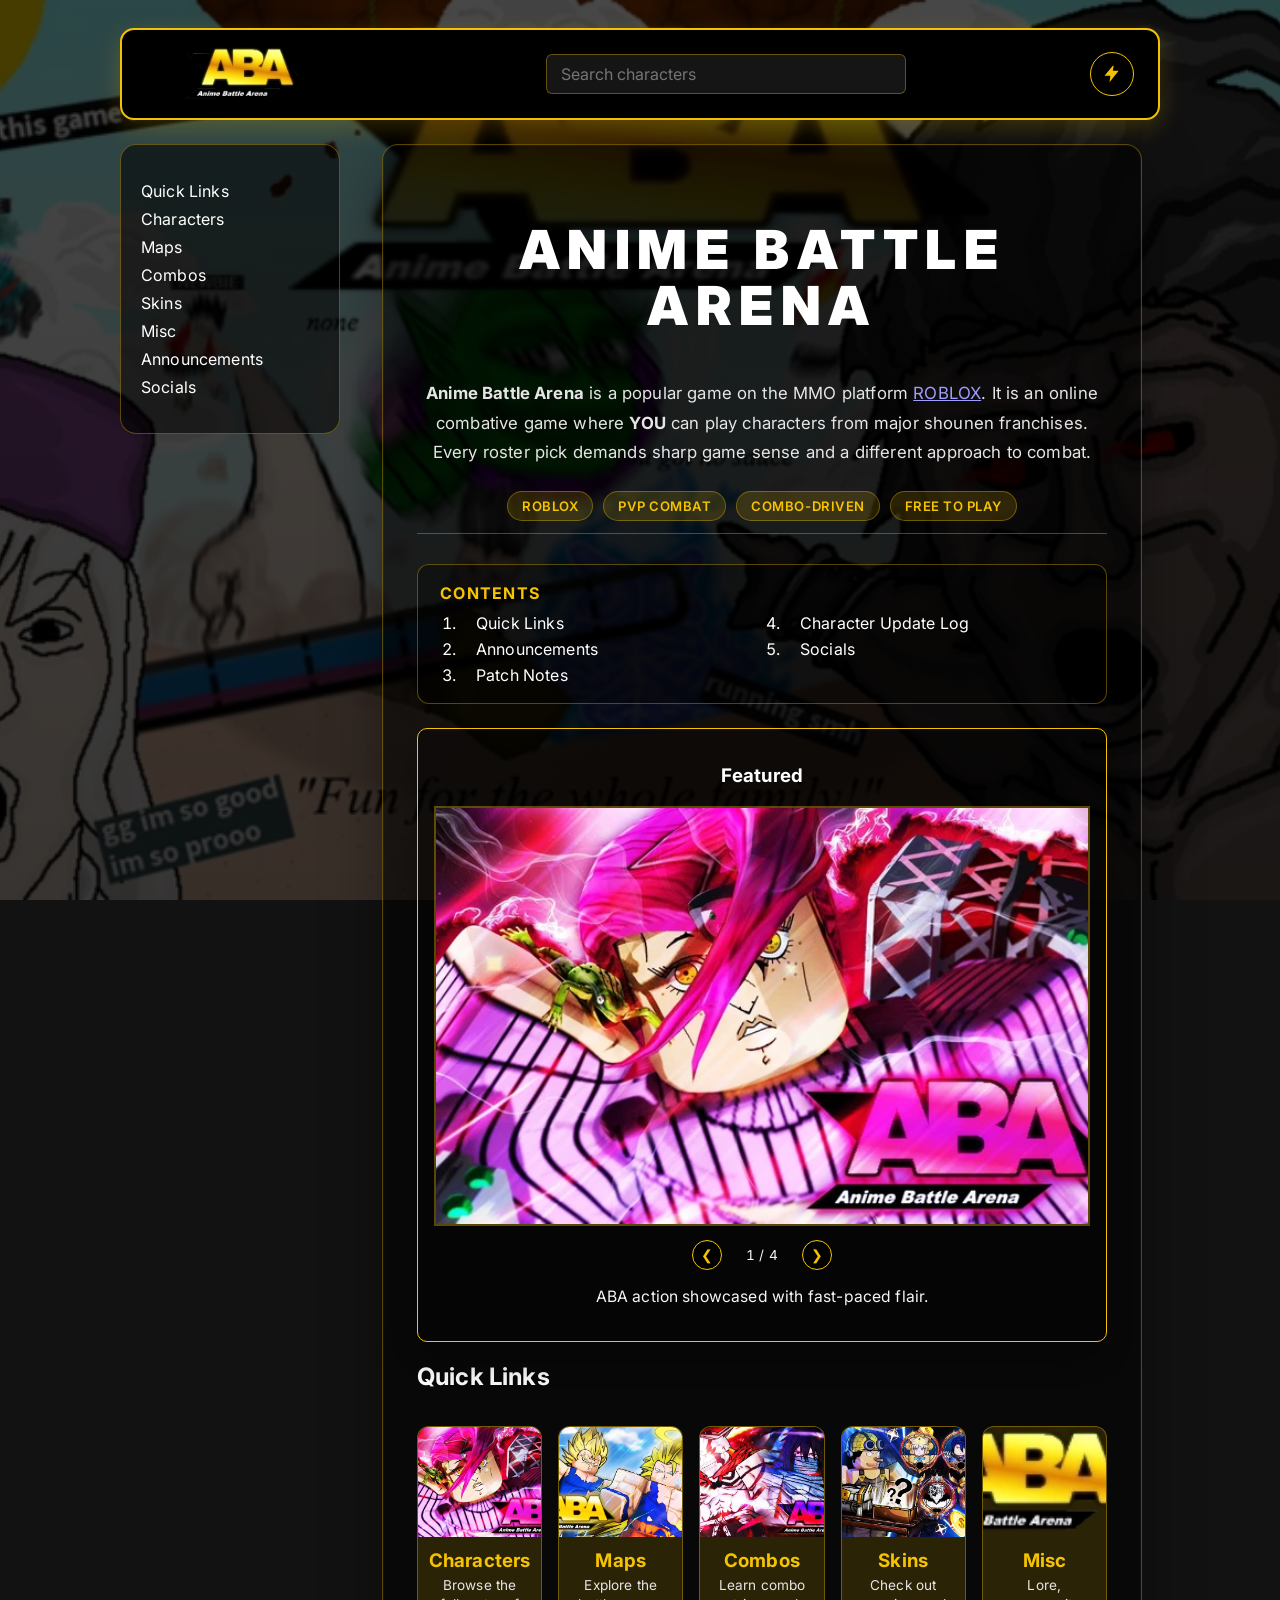
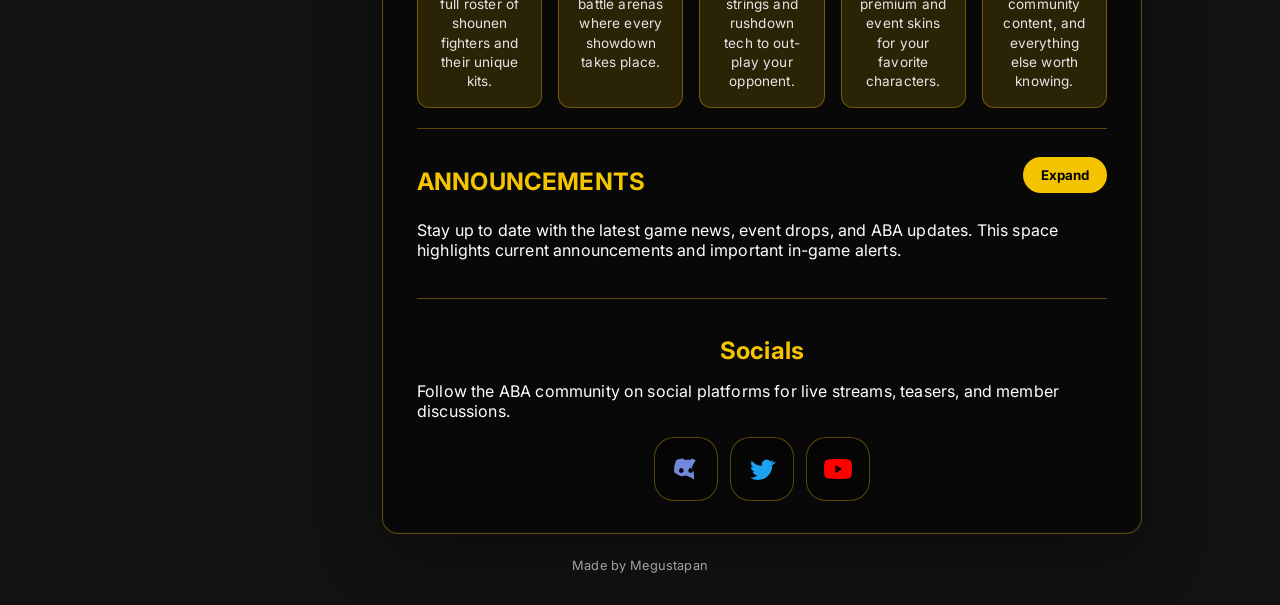
<file: index.html>
<!DOCTYPE html>
<html lang="en">
<head>
    <meta charset="UTF-8">
    <meta name="viewport" content="width=device-width, initial-scale=1.0">
    <title>ABA Wiki | Anime Battle Arena</title>
    <link rel="preconnect" href="https://fonts.googleapis.com">
    <link rel="preconnect" href="https://fonts.gstatic.com" crossorigin>
    <link href="https://fonts.googleapis.com/css2?family=Inter:wght@400;500;600;700&display=swap" rel="stylesheet">
    <link rel="stylesheet" href="css.css">
</head>
<body>
    <div class="loader" id="loader">
        <div class="loader-ring">
            <img class="loader-logo" src="images/site-logo.png" alt="ABA Wiki logo" onerror="this.onerror=null; this.src='https://static.wikia.nocookie.net/animebattlearenaaba/images/e/e6/Site-logo.png/revision/latest?cb=20210628140132'">
        </div>
        <p class="loader-text">Loading<span class="loader-dots"><span>.</span><span>.</span><span>.</span></span></p>
        <div class="loader-bar"><span class="loader-bar-fill"></span></div>
    </div>

    <div class="page">
        <header class="topbar">
            <div class="brand">
                <img src="images/site-logo.png" alt="ABA Wiki logo" onerror="this.onerror=null; this.src='https://static.wikia.nocookie.net/animebattlearenaaba/images/e/e6/Site-logo.png/revision/latest?cb=20210628140132'">
            </div>
            <div class="hotbar" id="hotbar">
                <button class="hotbar-label" id="info-toggle" aria-expanded="false" aria-controls="info-menu" aria-label="Open menu">
                    <svg class="hotbar-icon" viewBox="0 0 24 24" width="20" height="20" aria-hidden="true"><path fill="currentColor" d="M13 2 3 14h7l-1 8 11-14h-7l1-6z"/></svg>
                </button>
                <div class="hotbar-menu" id="info-menu">
                    <a href="characters.html">Characters</a>
                    <a href="maps.html">Maps</a>
                    <a href="combos.html">Combos</a>
                    <a href="skins.html">Skins</a>
                    <a href="#misc">Misc</a>
                </div>
            </div>
            <div class="topbar-info" id="topbar-info">
                <a href="characters.html">Characters</a>
                <a href="maps.html">Maps</a>
                <a href="combos.html">Combos</a>
                <a href="skins.html">Skins</a>
                <a href="#misc">Misc</a>
                <button class="info-close" id="info-close" aria-label="Close info menu">
                    <svg viewBox="0 0 24 24" width="16" height="16" aria-hidden="true"><path fill="currentColor" d="M18.3 5.71 12 12.01l6.3 6.3-1.42 1.41L10.59 13.4l-6.3 6.3-1.41-1.41 6.3-6.3-6.3-6.3L4.29 4.3l6.3 6.3 6.3-6.3z"/></svg>
                </button>
            </div>
        </header>

        <main class="layout">
            <aside class="sidebar">
                <ul>
                    <li><a href="#quick-links">Quick Links</a></li>
                    <li><a href="characters.html">Characters</a></li>
                    <li><a href="maps.html">Maps</a></li>
                    <li><a href="combos.html">Combos</a></li>
                    <li><a href="skins.html">Skins</a></li>
                    <li><a href="#misc">Misc</a></li>
                    <li><a href="#announcements">Announcements</a></li>
                    <li><a href="#socials">Socials</a></li>
                </ul>
            </aside>

            <section class="content">
                <div class="hero">
                    <h1>Anime Battle Arena</h1>
                    <p class="intro"><strong>Anime Battle Arena</strong> is a popular game on the MMO platform <a href="https://en.wikipedia.org/wiki/ROBLOX" target="_blank" rel="noopener noreferrer">ROBLOX</a>. It is an online combative game where <strong>YOU</strong> can play characters from major shounen franchises. Every roster pick demands sharp game sense and a different approach to combat.</p>
                    <div class="tag-row">
                        <span class="tag">Roblox</span>
                        <span class="tag">PvP Combat</span>
                        <span class="tag">Combo-Driven</span>
                        <span class="tag">Free to Play</span>
                    </div>
                </div>

                <nav class="toc" aria-label="Table of contents">
                    <h2>Contents</h2>
                    <ol>
                        <li><a href="#quick-links">Quick Links</a></li>
                        <li><a href="#announcements">Announcements</a></li>
                        <li><a href="#patch-notes">Patch Notes</a></li>
                        <li><a href="#character-update-log">Character Update Log</a></li>
                        <li><a href="#socials">Socials</a></li>
                    </ol>
                </nav>

                <div class="card card-image">
                    <h3>Featured</h3>
                    <a href="https://www.roblox.com/games/544009576/Anime-Battle-Arena" target="_blank" rel="noopener noreferrer">
                        <img id="featured-image" src="images/featured-2v1.jpg" alt="Anime Battle Arena featured character showcase" onerror="this.onerror=null; this.src='https://static.wikia.nocookie.net/animebattlearenaaba/images/0/0c/2V1.jpg/revision/latest/scale-to-width-down/670?cb=20210406024101'">
                    </a>
                    <div class="carousel-controls">
                        <button class="carousel-btn" data-direction="prev" aria-label="Previous image">&#10094;</button>
                        <span class="carousel-counter" id="carousel-counter" aria-live="polite">1 / 4</span>
                        <button class="carousel-btn" data-direction="next" aria-label="Next image">&#10095;</button>
                    </div>
                    <p id="featured-caption">Kaido Rush, the explosive striker known for blazing combos and fearless rushdowns.</p>
                </div>

                <section id="quick-links">
                    <div class="section-header">
                        <h2>Quick Links</h2>
                    </div>
                    <div class="quick-links-grid">
                        <a href="characters.html" class="quick-link-card">
                            <img src="images/featured-2v1.jpg" alt="Characters roster artwork" onerror="this.onerror=null; this.src='https://static.wikia.nocookie.net/animebattlearenaaba/images/0/0c/2V1.jpg/revision/latest/scale-to-width-down/670?cb=20210406024101'">
                            <h3>Characters</h3>
                            <p>Browse the full roster of shounen fighters and their unique kits.</p>
                        </a>
                        <a href="maps.html" class="quick-link-card">
                            <img src="images/featured-fightstronger.jpeg" alt="Arena map artwork" onerror="this.onerror=null; this.src='https://static.wikia.nocookie.net/animebattlearenaaba/images/1/1d/FightAndBeStronger.jpeg/revision/latest/scale-to-width-down/670?cb=20210406022102'">
                            <h3>Maps</h3>
                            <p>Explore the battle arenas where every showdown takes place.</p>
                        </a>
                        <a id="combos" href="combos.html" class="quick-link-card">
                            <img src="images/featured-saiga.jpeg" alt="Combo showcase artwork" onerror="this.onerror=null; this.src='https://static.wikia.nocookie.net/animebattlearenaaba/images/8/87/SaigaNoGetsugaro.jpeg/revision/latest/scale-to-width-down/670?cb=20210512005411'">
                            <h3>Combos</h3>
                            <p>Learn combo strings and rushdown tech to out-play your opponent.</p>
                        </a>
                        <a id="skins" href="skins.html" class="quick-link-card">
                            <img src="images/featured-3000robux.jpeg" alt="Skin showcase artwork" onerror="this.onerror=null; this.src='https://static.wikia.nocookie.net/animebattlearenaaba/images/2/2d/3000ROBUXSKIN.jpeg/revision/latest/scale-to-width-down/670?cb=20210606031339'">
                            <h3>Skins</h3>
                            <p>Check out premium and event skins for your favorite characters.</p>
                        </a>
                        <div id="misc" class="quick-link-card">
                            <img src="images/site-logo.png" alt="ABA Wiki logo" onerror="this.onerror=null; this.src='https://static.wikia.nocookie.net/animebattlearenaaba/images/e/e6/Site-logo.png/revision/latest?cb=20210628140132'">
                            <h3>Misc</h3>
                            <p>Lore, community content, and everything else worth knowing.</p>
                        </div>
                    </div>
                </section>

                <article id="announcements">
                    <div class="section-header">
                        <h2>ANNOUNCEMENTS</h2>
                        <button class="expand-button" id="announcements-toggle" type="button">Expand</button>
                    </div>
                    <p>Stay up to date with the latest game news, event drops, and ABA updates. This space highlights current announcements and important in-game alerts.</p>
                </article>

                <article id="patch-notes" class="hidden-section">
                    <h2>Patch Notes</h2>
                    <p>Read the newest balance changes, bug fixes, and gameplay tweaks released in the latest update. ABA patch notes keep the community informed about every fight-ready adjustment.</p>
                </article>

                <article id="character-update-log" class="hidden-section">
                    <h2>Character Update Log</h2>
                    <p>Track the newest character arrivals, skill reworks, and roster shifts. This log shows the ongoing evolution of fighters in Anime Battle Arena.</p>
                </article>

                <article id="socials">
                    <h2>Socials</h2>
                    <p>Follow the ABA community on social platforms for live streams, teasers, and member discussions.</p>
                    <div class="social-links">
                        <a href="https://discord.gg/your-invite" target="_blank" rel="noopener noreferrer" aria-label="Discord">
                            <svg viewBox="0 0 24 24" width="28" height="28" aria-hidden="true"><path fill="#7289da" d="M20.317 4.369A19.791 19.791 0 0016.637 3c-.211.354-.451.818-.617 1.181-1.88-.282-3.694-.282-5.5 0-.166-.363-.406-.827-.617-1.181A19.771 19.771 0 003.683 4.37C2.03 8.02 1.46 11.582 1.957 15.06c2.118 1.58 4.182 2.57 6.18 3.2 1.05-.143 2.089-.36 3.09-.64.12-.047.236-.09.347-.135.336.118.67.23 1.005.335 2.003.63 4.067 1.62 6.184 3.2.5-3.48-.073-7.04-1.728-10.69zM8.02 15.5c-1.077 0-1.95-.988-1.95-2.204 0-1.215.873-2.204 1.95-2.204 1.077 0 1.95.989 1.95 2.204 0 1.216-.873 2.204-1.95 2.204zm7.96 0c-1.077 0-1.95-.988-1.95-2.204 0-1.215.873-2.204 1.95-2.204 1.077 0 1.95.989 1.95 2.204 0 1.216-.873 2.204-1.95 2.204z"/></svg>
                        </a>
                        <a href="https://twitter.com/yourhandle" target="_blank" rel="noopener noreferrer" aria-label="Twitter">
                            <svg viewBox="0 0 24 24" aria-hidden="true"><path fill="#1da1f2" d="M22.46 6c-.77.35-1.6.58-2.47.69a4.3 4.3 0 0 0 1.88-2.38 8.58 8.58 0 0 1-2.72 1.04 4.27 4.27 0 0 0-7.27 3.9A12.13 12.13 0 0 1 3.15 4.9a4.27 4.27 0 0 0 1.32 5.7 4.24 4.24 0 0 1-1.93-.53v.05a4.27 4.27 0 0 0 3.42 4.19 4.27 4.27 0 0 1-1.92.07 4.27 4.27 0 0 0 3.99 2.96A8.56 8.56 0 0 1 2 19.54a12.08 12.08 0 0 0 6.55 1.92c7.86 0 12.16-6.52 12.16-12.17 0-.19 0-.39-.01-.58A8.7 8.7 0 0 0 24 5.5a8.52 8.52 0 0 1-2.54.7z"/></svg>
                        </a>
                        <a href="https://www.youtube.com/" target="_blank" rel="noopener noreferrer" aria-label="YouTube">
                            <svg viewBox="0 0 24 24" aria-hidden="true"><path fill="#ff0000" d="M23.5 6.2a2.95 2.95 0 0 0-2.08-2.1C19.18 3.5 12 3.5 12 3.5s-7.18 0-9.42.6A2.95 2.95 0 0 0 .5 6.2 30.01 30.01 0 0 0 0 12a30.01 30.01 0 0 0 .5 5.8 2.95 2.95 0 0 0 2.08 2.1c2.24.6 9.42.6 9.42.6s7.18 0 9.42-.6a2.95 2.95 0 0 0 2.08-2.1A30.01 30.01 0 0 0 24 12a30.01 30.01 0 0 0-.5-5.8zM9.77 15.54V8.46L15.27 12l-5.5 3.54z"/></svg>
                        </a>
                    </div>
                </article>
            </section>
        </main>
        <footer class="site-credit">Made by Megustapan</footer>
    </div>

    <script type="module" src="js/main.js"></script>
</body>
</html>
</file>
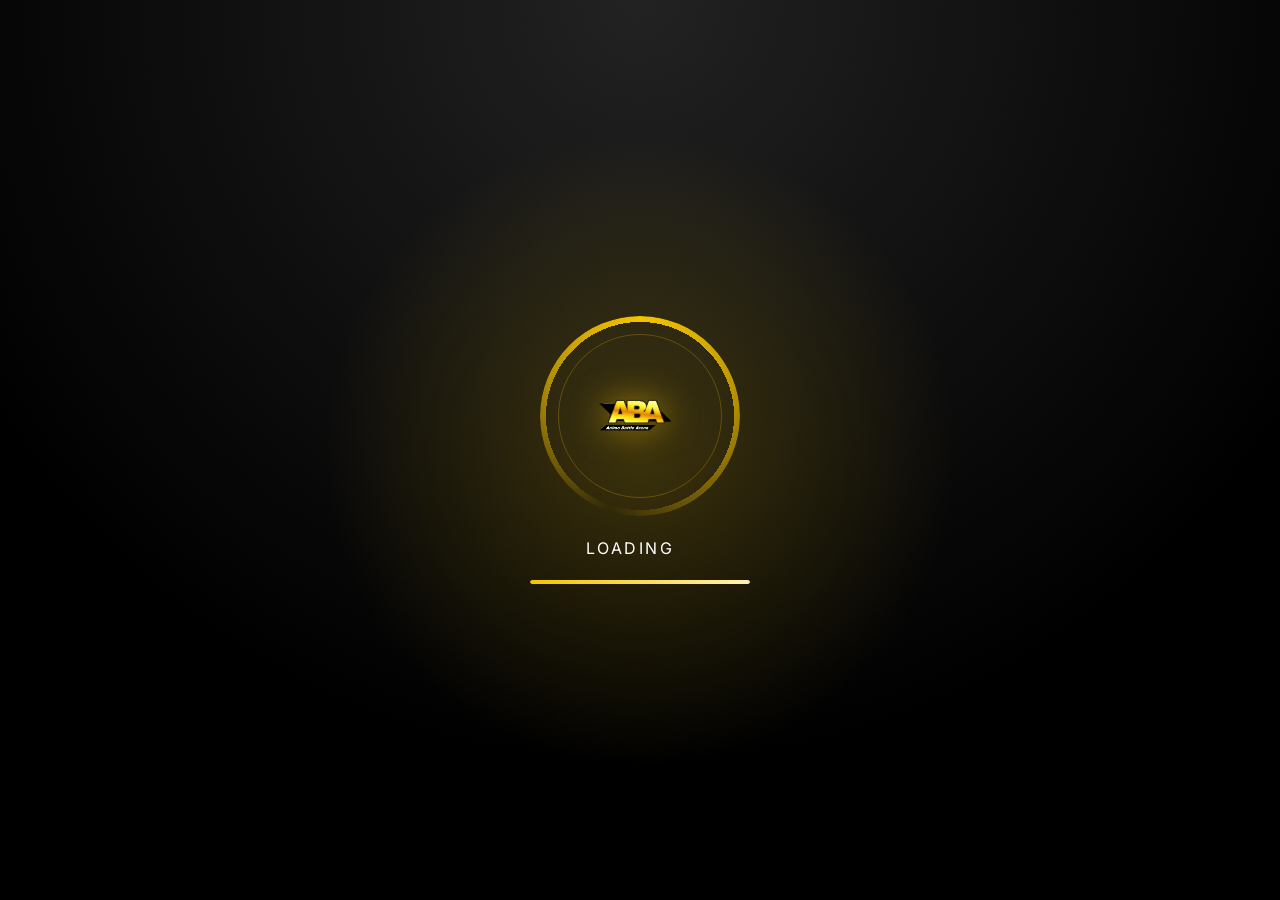
<file: character.html>
<!DOCTYPE html>
<html lang="en">
<head>
    <meta charset="UTF-8">
    <meta name="viewport" content="width=device-width, initial-scale=1.0">
    <title>Character Profile | ABA Wiki</title>
    <link rel="preconnect" href="https://fonts.googleapis.com">
    <link rel="preconnect" href="https://fonts.gstatic.com" crossorigin>
    <link href="https://fonts.googleapis.com/css2?family=Inter:wght@400;500;600;700&display=swap" rel="stylesheet">
    <link rel="stylesheet" href="css.css">
</head>
<body>
    <div class="loader" id="loader">
        <div class="loader-ring"><img class="loader-logo" src="images/site-logo.png" alt="ABA Wiki logo" onerror="this.onerror=null; this.src='https://static.wikia.nocookie.net/animebattlearenaaba/images/e/e6/Site-logo.png/revision/latest?cb=20210628140132'"></div>
        <p class="loader-text">Loading<span class="loader-dots"><span>.</span><span>.</span><span>.</span></span></p>
        <div class="loader-bar"><span class="loader-bar-fill"></span></div>
    </div>

    <div class="page">
        <header class="topbar">
            <div class="brand"><a href="index.html"><img src="images/site-logo.png" alt="ABA Wiki logo" onerror="this.onerror=null; this.src='https://static.wikia.nocookie.net/animebattlearenaaba/images/e/e6/Site-logo.png/revision/latest?cb=20210628140132'"></a></div>
            <div class="hotbar" id="hotbar">
                <button class="hotbar-label" id="info-toggle" aria-expanded="false" aria-controls="info-menu" aria-label="Open menu"><svg class="hotbar-icon" viewBox="0 0 24 24" width="20" height="20" aria-hidden="true"><path fill="currentColor" d="M13 2 3 14h7l-1 8 11-14h-7l1-6z"/></svg></button>
                <div class="hotbar-menu" id="info-menu"><a href="characters.html">Characters</a><a href="maps.html">Maps</a><a href="combos.html">Combos</a><a href="skins.html">Skins</a></div>
            </div>
            <div class="topbar-info" id="topbar-info">
                <a href="characters.html">Characters</a><a href="maps.html">Maps</a><a href="combos.html">Combos</a><a href="skins.html">Skins</a>
                <button class="info-close" id="info-close" aria-label="Close info menu"><svg viewBox="0 0 24 24" width="16" height="16" aria-hidden="true"><path fill="currentColor" d="M18.3 5.71 12 12.01l6.3 6.3-1.42 1.41L10.59 13.4l-6.3 6.3-1.41-1.41 6.3-6.3-6.3-6.3L4.29 4.3l6.3 6.3 6.3-6.3z"/></svg></button>
            </div>
        </header>

        <main class="layout">
            <aside class="sidebar">
                <ul>
                    <li><a href="characters.html">All Characters</a></li>
                    <li><a href="#profile">Profile</a></li>
                    <li><a href="#moves">Moveset</a></li>
                    <li><a href="skins.html">Skin Library</a></li>
                    <li id="skins-nav" hidden><a href="#skins">Skins</a></li>
                    <li><a href="#details">Wiki Details</a></li>
                </ul>
            </aside>

            <section class="content character-profile" id="profile" aria-live="polite">
                <a class="back-link" href="characters.html">← Character Rosters</a>
                <div class="profile-loading" id="profile-loading">Loading character profile...</div>
                <div id="profile-content" hidden>
                    <header class="profile-hero">
                        <img id="profile-image" alt="">
                        <div>
                            <p class="eyebrow">Anime Battle Arena</p>
                            <h1 id="profile-name"></h1>
                            <p class="intro" id="profile-summary"></p>
                            <a class="profile-source" id="profile-source" target="_blank" rel="noopener noreferrer">View official ABA Wiki article ↗</a>
                        </div>
                    </header>

                    <section id="details" class="profile-panel">
                        <div class="section-header"><h2>Character Details</h2></div>
                        <dl class="profile-details" id="profile-details"></dl>
                    </section>

                    <section id="moves" class="profile-panel">
                        <div class="section-header"><h2>Moveset</h2></div>
                        <div class="move-list" id="move-list"></div>
                    </section>

                    <section id="skins" class="profile-panel" hidden>
                        <div class="section-header"><h2>Skins</h2></div>
                        <div class="skin-grid" id="skin-grid"></div>
                    </section>
                </div>
                <div class="profile-error" id="profile-error" hidden>
                    <h1>Character not found</h1>
                    <p>Return to the roster and select a character to open their ABA profile.</p>
                    <a class="profile-source" href="characters.html">Browse characters</a>
                </div>
            </section>
        </main>
        <footer class="site-credit">Made by Megustapan</footer>
    </div>

    <div class="move-viewer" id="move-viewer" hidden role="dialog" aria-modal="true" aria-labelledby="move-viewer-title">
        <button class="move-viewer-close" id="move-viewer-close" type="button" aria-label="Close move preview">&times;</button>
        <figure class="move-viewer-content">
            <img id="move-viewer-image" alt="">
            <figcaption id="move-viewer-title"></figcaption>
        </figure>
    </div>

    <script type="module" src="js/main.js?v=profile-parser-5"></script>
</body>
</html>
</file>
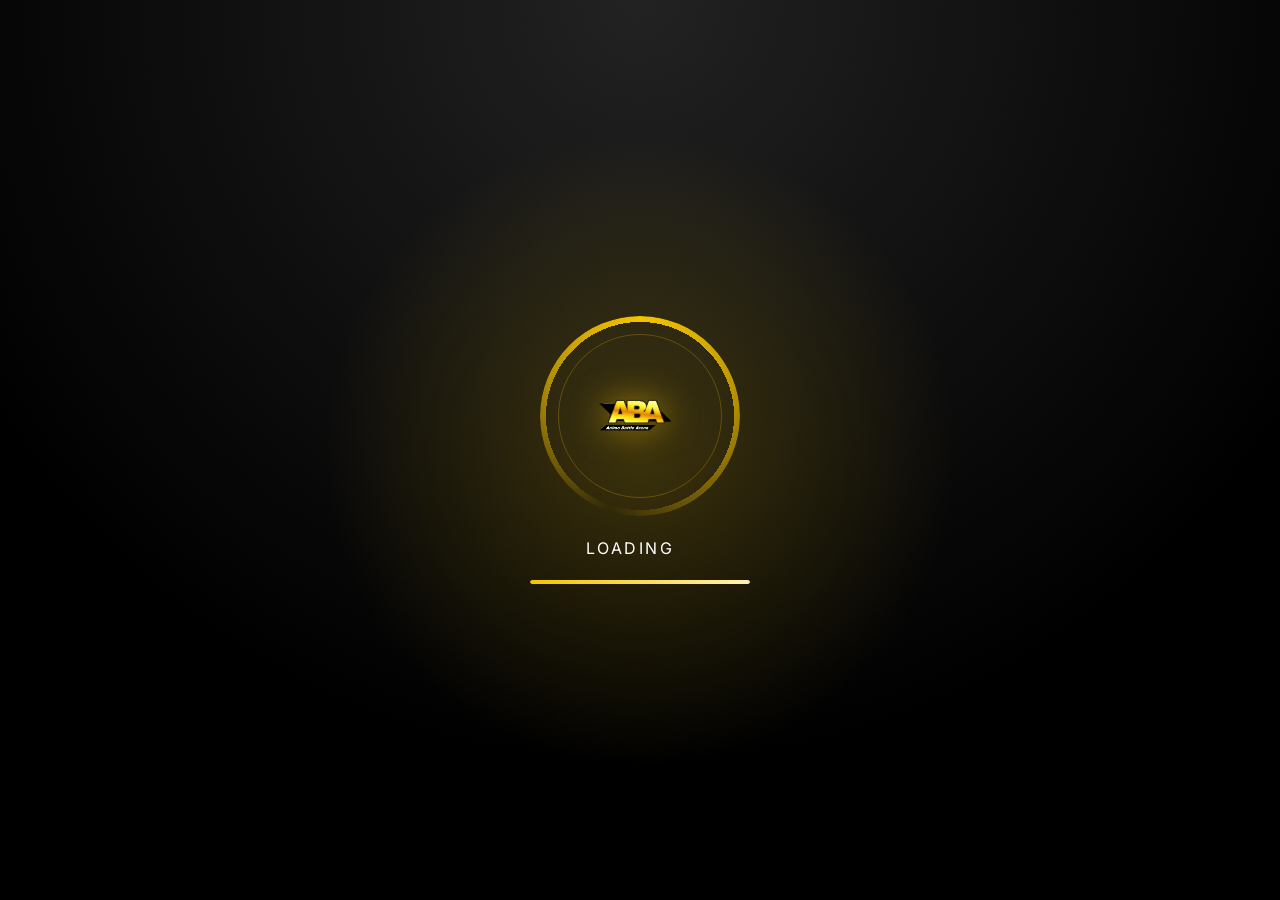
<file: map.html>
<!DOCTYPE html>
<html lang="en">
<head>
    <meta charset="UTF-8">
    <meta name="viewport" content="width=device-width, initial-scale=1.0">
    <title>Map Profile | ABA Wiki</title>
    <link rel="preconnect" href="https://fonts.googleapis.com">
    <link rel="preconnect" href="https://fonts.gstatic.com" crossorigin>
    <link href="https://fonts.googleapis.com/css2?family=Inter:wght@400;500;600;700&display=swap" rel="stylesheet">
    <link rel="stylesheet" href="css.css">
</head>
<body>
    <div class="loader" id="loader">
        <div class="loader-ring"><img class="loader-logo" src="images/site-logo.png" alt="ABA Wiki logo" onerror="this.onerror=null; this.src='https://static.wikia.nocookie.net/animebattlearenaaba/images/e/e6/Site-logo.png/revision/latest?cb=20210628140132'"></div>
        <p class="loader-text">Loading<span class="loader-dots"><span>.</span><span>.</span><span>.</span></span></p>
        <div class="loader-bar"><span class="loader-bar-fill"></span></div>
    </div>

    <div class="page">
        <header class="topbar">
            <div class="brand"><a href="index.html"><img src="images/site-logo.png" alt="ABA Wiki logo" onerror="this.onerror=null; this.src='https://static.wikia.nocookie.net/animebattlearenaaba/images/e/e6/Site-logo.png/revision/latest?cb=20210628140132'"></a></div>
            <div class="hotbar" id="hotbar">
                <button class="hotbar-label" id="info-toggle" aria-expanded="false" aria-controls="info-menu" aria-label="Open menu"><svg class="hotbar-icon" viewBox="0 0 24 24" width="20" height="20" aria-hidden="true"><path fill="currentColor" d="M13 2 3 14h7l-1 8 11-14h-7l1-6z"/></svg></button>
                <div class="hotbar-menu" id="info-menu"><a href="characters.html">Characters</a><a href="maps.html">Maps</a><a href="combos.html">Combos</a><a href="skins.html">Skins</a></div>
            </div>
            <div class="topbar-info" id="topbar-info">
                <a href="characters.html">Characters</a><a href="maps.html">Maps</a><a href="combos.html">Combos</a><a href="skins.html">Skins</a>
                <button class="info-close" id="info-close" aria-label="Close info menu"><svg viewBox="0 0 24 24" width="16" height="16" aria-hidden="true"><path fill="currentColor" d="M18.3 5.71 12 12.01l6.3 6.3-1.42 1.41L10.59 13.4l-6.3 6.3-1.41-1.41 6.3-6.3-6.3-6.3L4.29 4.3l6.3 6.3 6.3-6.3z"/></svg></button>
            </div>
        </header>

        <main class="layout">
            <aside class="sidebar">
                <ul>
                    <li><a href="maps.html">All Maps</a></li>
                    <li><a href="#profile">Profile</a></li>
                    <li id="map-sections-nav" hidden><a href="#map-sections">Wiki Details</a></li>
                </ul>
            </aside>

            <section class="content map-profile" id="profile" aria-live="polite">
                <a class="back-link" href="maps.html">&larr; ABA Maps</a>
                <div class="profile-loading" id="map-loading">Loading map profile...</div>
                <div id="map-content" hidden>
                    <header class="profile-hero map-profile-hero">
                        <img id="map-image" alt="">
                        <div>
                            <p class="eyebrow">Anime Battle Arena Map</p>
                            <h1 id="map-name"></h1>
                            <p class="intro" id="map-summary"></p>
                            <a class="profile-source" id="map-source" target="_blank" rel="noopener noreferrer">View official ABA Wiki article &nearr;</a>
                        </div>
                    </header>
                    <section id="map-sections" class="profile-panel" hidden>
                        <div class="section-header"><h2>Map Details</h2></div>
                        <div id="map-section-list"></div>
                    </section>
                </div>
                <div class="profile-error" id="map-error" hidden>
                    <h1>Map not found</h1>
                    <p>Return to the maps page and select an available ABA map.</p>
                    <a class="profile-source" href="maps.html">Browse maps</a>
                </div>
            </section>
        </main>
        <footer class="site-credit">Made by Megustapan</footer>
    </div>

    <script type="module" src="js/main.js"></script>
</body>
</html>
</file>
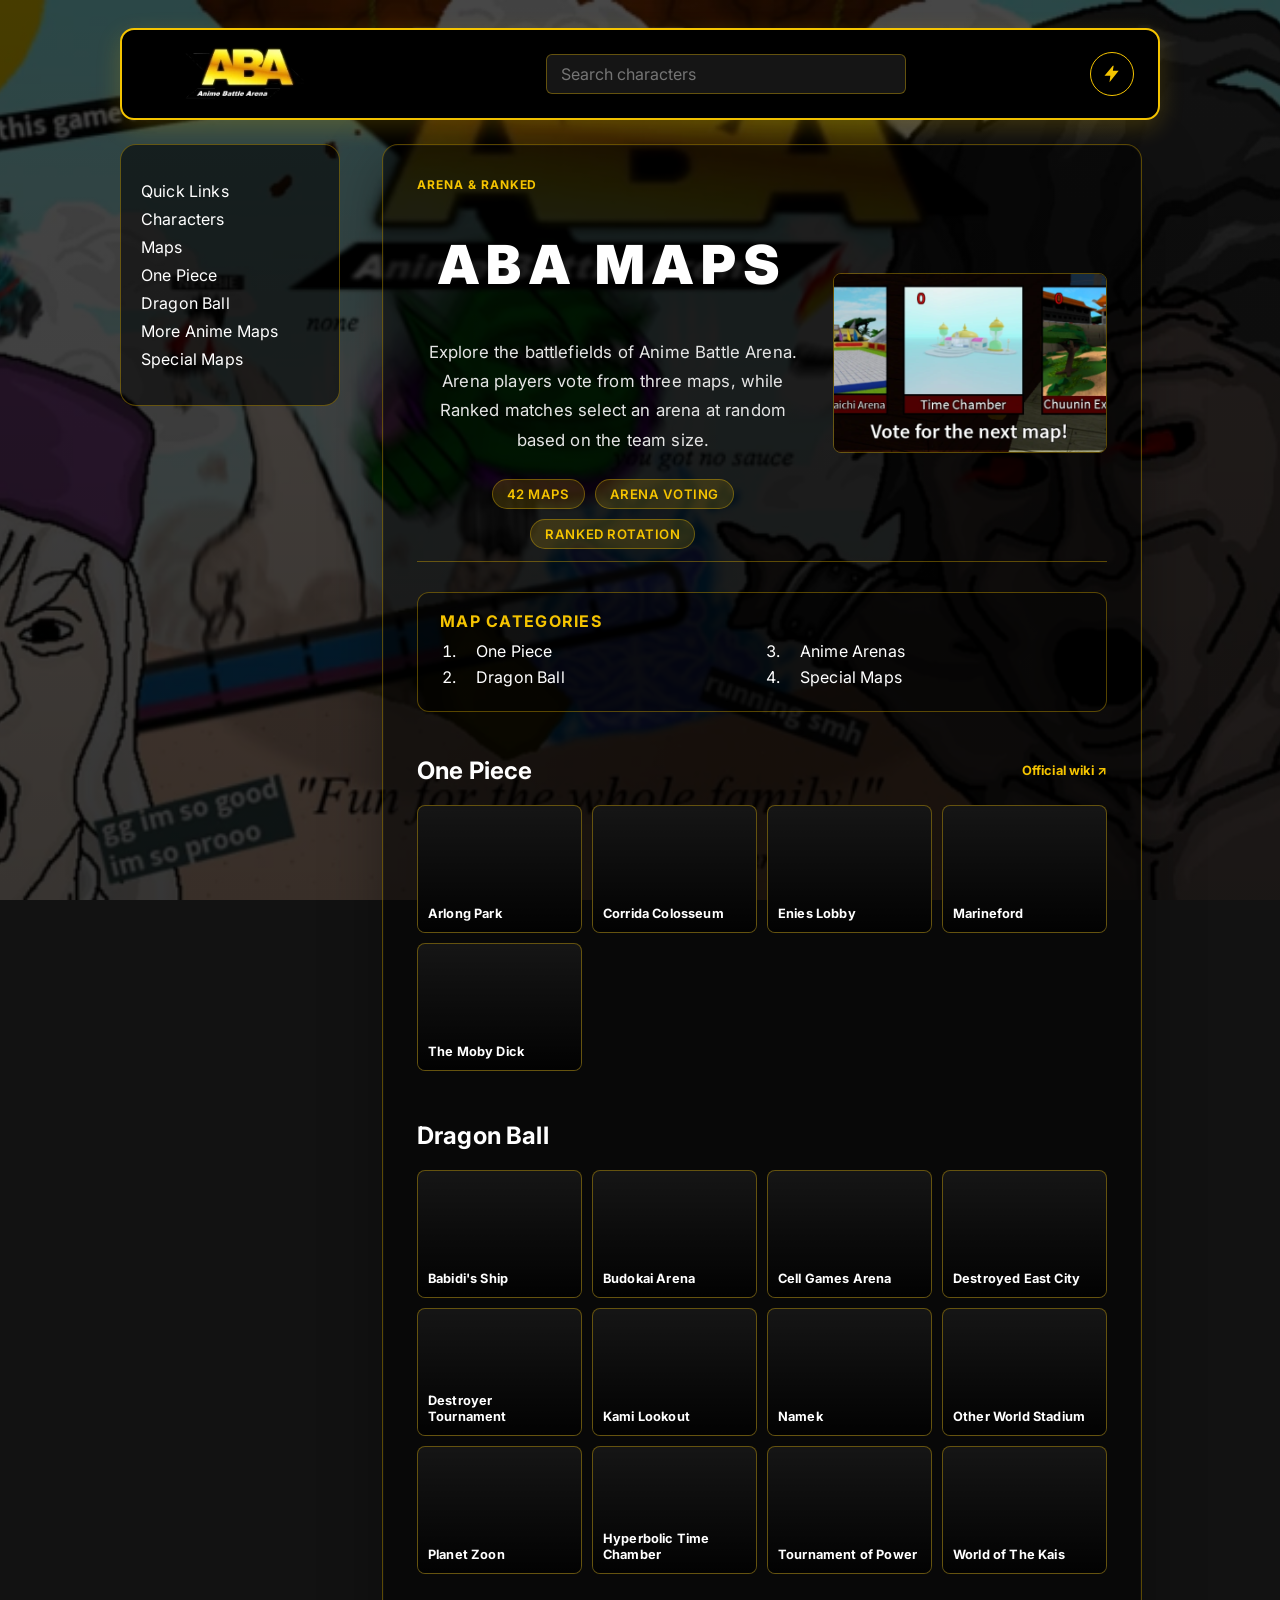
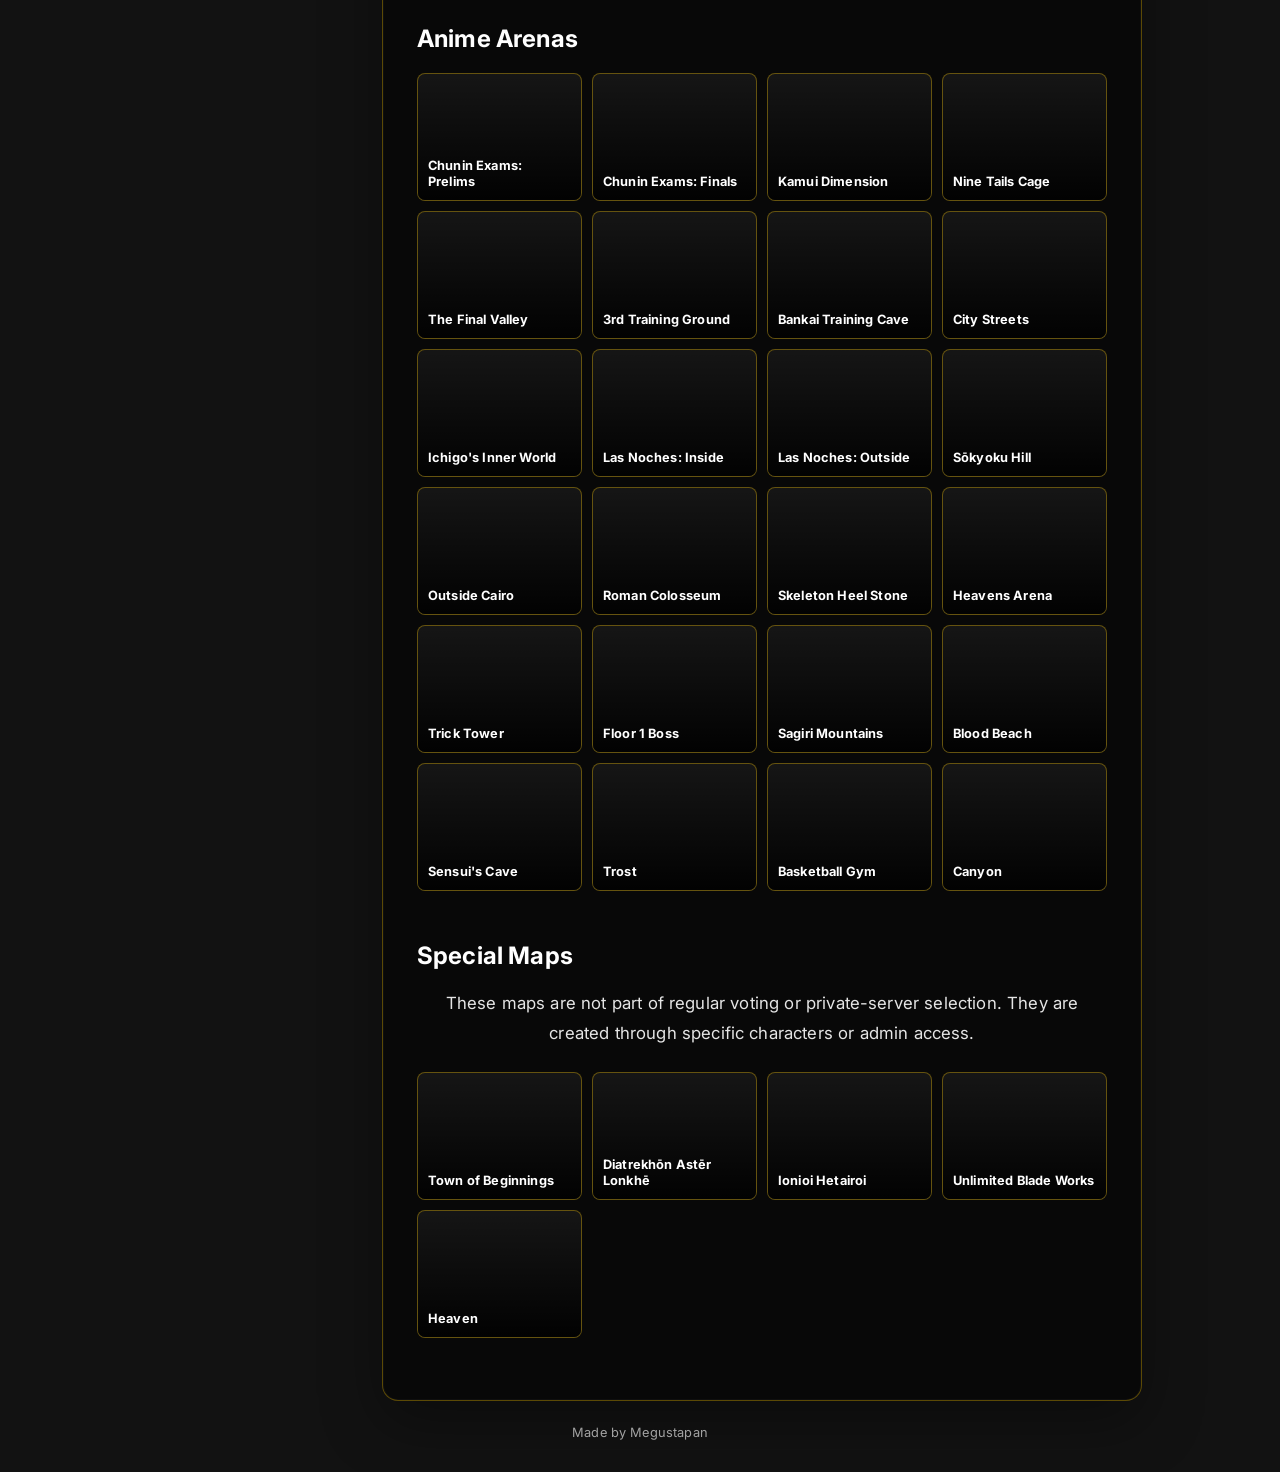
<file: maps.html>
<!DOCTYPE html>
<html lang="en">
<head>
    <meta charset="UTF-8">
    <meta name="viewport" content="width=device-width, initial-scale=1.0">
    <title>ABA Maps | Anime Battle Arena Wiki</title>
    <link rel="preconnect" href="https://fonts.googleapis.com">
    <link rel="preconnect" href="https://fonts.gstatic.com" crossorigin>
    <link href="https://fonts.googleapis.com/css2?family=Inter:wght@400;500;600;700&display=swap" rel="stylesheet">
    <link rel="stylesheet" href="css.css">
</head>
<body>
    <div class="loader" id="loader">
        <div class="loader-ring">
            <img class="loader-logo" src="images/site-logo.png" alt="ABA Wiki logo" onerror="this.onerror=null; this.src='https://static.wikia.nocookie.net/animebattlearenaaba/images/e/e6/Site-logo.png/revision/latest?cb=20210628140132'">
        </div>
        <p class="loader-text">Loading<span class="loader-dots"><span>.</span><span>.</span><span>.</span></span></p>
        <div class="loader-bar"><span class="loader-bar-fill"></span></div>
    </div>

    <div class="page">
        <header class="topbar">
            <div class="brand"><a href="index.html"><img src="images/site-logo.png" alt="ABA Wiki logo" onerror="this.onerror=null; this.src='https://static.wikia.nocookie.net/animebattlearenaaba/images/e/e6/Site-logo.png/revision/latest?cb=20210628140132'"></a></div>
            <div class="hotbar" id="hotbar">
                <button class="hotbar-label" id="info-toggle" aria-expanded="false" aria-controls="info-menu" aria-label="Open menu">
                    <svg class="hotbar-icon" viewBox="0 0 24 24" width="20" height="20" aria-hidden="true"><path fill="currentColor" d="M13 2 3 14h7l-1 8 11-14h-7l1-6z"/></svg>
                </button>
                <div class="hotbar-menu" id="info-menu">
                    <a href="characters.html">Characters</a><a href="maps.html">Maps</a><a href="combos.html">Combos</a><a href="skins.html">Skins</a><a href="index.html#misc">Misc</a>
                </div>
            </div>
            <div class="topbar-info" id="topbar-info">
                <a href="characters.html">Characters</a><a href="maps.html">Maps</a><a href="combos.html">Combos</a><a href="skins.html">Skins</a><a href="index.html#misc">Misc</a>
                <button class="info-close" id="info-close" aria-label="Close info menu"><svg viewBox="0 0 24 24" width="16" height="16" aria-hidden="true"><path fill="currentColor" d="M18.3 5.71 12 12.01l6.3 6.3-1.42 1.41L10.59 13.4l-6.3 6.3-1.41-1.41 6.3-6.3-6.3-6.3L4.29 4.3l6.3 6.3 6.3-6.3z"/></svg></button>
            </div>
        </header>

        <main class="layout">
            <aside class="sidebar">
                <ul>
                    <li><a href="index.html#quick-links">Quick Links</a></li>
                    <li><a href="characters.html">Characters</a></li>
                    <li><a href="maps.html">Maps</a></li>
                    <li><a href="#one-piece">One Piece</a></li>
                    <li><a href="#dragon-ball">Dragon Ball</a></li>
                    <li><a href="#anime-maps">More Anime Maps</a></li>
                    <li><a href="#special-maps">Special Maps</a></li>
                </ul>
            </aside>

            <section class="content">
                <div class="hero map-hero">
                    <div>
                        <p class="eyebrow">Arena &amp; Ranked</p>
                        <h1>ABA Maps</h1>
                        <p class="intro">Explore the battlefields of Anime Battle Arena. Arena players vote from three maps, while Ranked matches select an arena at random based on the team size.</p>
                        <div class="tag-row"><span class="tag">42 Maps</span><span class="tag">Arena Voting</span><span class="tag">Ranked Rotation</span></div>
                    </div>
                    <img src="images/map-selection.png" alt="Anime Battle Arena map selection screen" onerror="this.onerror=null; this.src='https://static.wikia.nocookie.net/animebattlearenaaba/images/1/16/Map.PNG/revision/latest?cb=20200408180307'">
                </div>

                <nav class="toc" aria-label="Map categories">
                    <h2>Map Categories</h2>
                    <ol><li><a href="#one-piece">One Piece</a></li><li><a href="#dragon-ball">Dragon Ball</a></li><li><a href="#anime-maps">Anime Arenas</a></li><li><a href="#special-maps">Special Maps</a></li></ol>
                </nav>

                <section id="one-piece" class="map-section">
                    <div class="section-header"><h2>One Piece</h2><a href="https://animebattlearenaaba.fandom.com/wiki/ABA_Maps" target="_blank" rel="noopener noreferrer">Official wiki ↗</a></div>
                    <div class="map-grid">
                        <a class="map-tile" data-map-title="Arlong Park"><span>Arlong Park</span></a><a class="map-tile" data-map-title="Corrida Colosseum"><span>Corrida Colosseum</span></a><a class="map-tile" data-map-title="Enies Lobby (Tower)"><span>Enies Lobby</span></a><a class="map-tile" data-map-title="Marineford"><span>Marineford</span></a><a class="map-tile" data-map-title="The Moby Dick"><span>The Moby Dick</span></a>
                    </div>
                </section>

                <section id="dragon-ball" class="map-section">
                    <div class="section-header"><h2>Dragon Ball</h2></div>
                    <div class="map-grid">
                        <a class="map-tile" data-map-title="Babidi's Ship"><span>Babidi's Ship</span></a><a class="map-tile" data-map-title="Budokai Tenkaichi Arena"><span>Budokai Arena</span></a><a class="map-tile" data-map-title="Cell Games Arena"><span>Cell Games Arena</span></a><a class="map-tile" data-map-title="Destroyed East City"><span>Destroyed East City</span></a><a class="map-tile" data-map-title="Destroyer Tournament"><span>Destroyer Tournament</span></a><a class="map-tile" data-map-title="Kami Lookout"><span>Kami Lookout</span></a><a class="map-tile" data-map-title="Namek"><span>Namek</span></a><a class="map-tile" data-map-title="Other World Stadium"><span>Other World Stadium</span></a><a class="map-tile" data-map-title="Planet Zoon"><span>Planet Zoon</span></a><a class="map-tile" data-map-title="The Hyperbolic Time Chamber"><span>Hyperbolic Time Chamber</span></a><a class="map-tile" data-map-title="Tournament of Power Arena"><span>Tournament of Power</span></a><a class="map-tile" data-map-title="World of The Kais"><span>World of The Kais</span></a>
                    </div>
                </section>

                <section id="anime-maps" class="map-section">
                    <div class="section-header"><h2>Anime Arenas</h2></div>
                    <div class="map-grid">
                        <a class="map-tile" data-map-title="Chunin Exams Arena (Preliminaries)"><span>Chunin Exams: Prelims</span></a><a class="map-tile" data-map-title="Chunin Exams Arena (Final Round)"><span>Chunin Exams: Finals</span></a><a class="map-tile" data-map-title="Kamui Dimension"><span>Kamui Dimension</span></a><a class="map-tile" data-map-title="Nine Tails Cage"><span>Nine Tails Cage</span></a><a class="map-tile" data-map-title="The Final Valley"><span>The Final Valley</span></a><a class="map-tile" data-map-title="The 3rd Training Ground"><span>3rd Training Ground</span></a><a class="map-tile" data-map-title="Bankai Training Cave"><span>Bankai Training Cave</span></a><a class="map-tile" data-map-title="City Streets"><span>City Streets</span></a><a class="map-tile" data-map-title="Ichigo's Inner World"><span>Ichigo's Inner World</span></a><a class="map-tile" data-map-title="Las Noches (Inside)"><span>Las Noches: Inside</span></a><a class="map-tile" data-map-title="Las Noches (Outside)"><span>Las Noches: Outside</span></a><a class="map-tile" data-map-title="Sōkyoku Hill"><span>Sōkyoku Hill</span></a><a class="map-tile" data-map-title="Outside Cairo"><span>Outside Cairo</span></a><a class="map-tile" data-map-title="Roman Colosseum"><span>Roman Colosseum</span></a><a class="map-tile" data-map-title="Skeleton Heel Stone"><span>Skeleton Heel Stone</span></a><a class="map-tile" data-map-title="Heavens Arena"><span>Heavens Arena</span></a><a class="map-tile" data-map-title="Trick Tower"><span>Trick Tower</span></a><a class="map-tile" data-map-title="Floor 1 Boss"><span>Floor 1 Boss</span></a><a class="map-tile" data-map-title="Sagiri Mountains"><span>Sagiri Mountains</span></a><a class="map-tile" data-map-title="Blood Beach"><span>Blood Beach</span></a><a class="map-tile" data-map-title="Sensui's Cave"><span>Sensui's Cave</span></a><a class="map-tile" data-map-title="Trost"><span>Trost</span></a><a class="map-tile" data-map-title="Basketball Gym"><span>Basketball Gym</span></a><a class="map-tile" data-map-title="Canyon"><span>Canyon</span></a>
                    </div>
                </section>

                <section id="special-maps" class="map-section">
                    <div class="section-header"><h2>Special Maps</h2></div>
                    <p class="intro">These maps are not part of regular voting or private-server selection. They are created through specific characters or admin access.</p>
                    <div class="map-grid">
                        <a class="map-tile" data-map-title="Town of Beginnings (GPO)"><span>Town of Beginnings</span></a><a class="map-tile" data-map-title="Diatrekhōn Astēr Lonkhē"><span>Diatrekhōn Astēr Lonkhē</span></a><a class="map-tile" data-map-title="Ionioi Hetairoi"><span>Ionioi Hetairoi</span></a><a class="map-tile" data-map-title="Unlimited Blade Works"><span>Unlimited Blade Works</span></a><a class="map-tile" data-map-title="Heaven"><span>Heaven</span></a>
                    </div>
                </section>
            </section>
        </main>
        <footer class="site-credit">Made by Megustapan</footer>
    </div>

    <script type="module" src="js/main.js"></script>
</body>
</html>
</file>
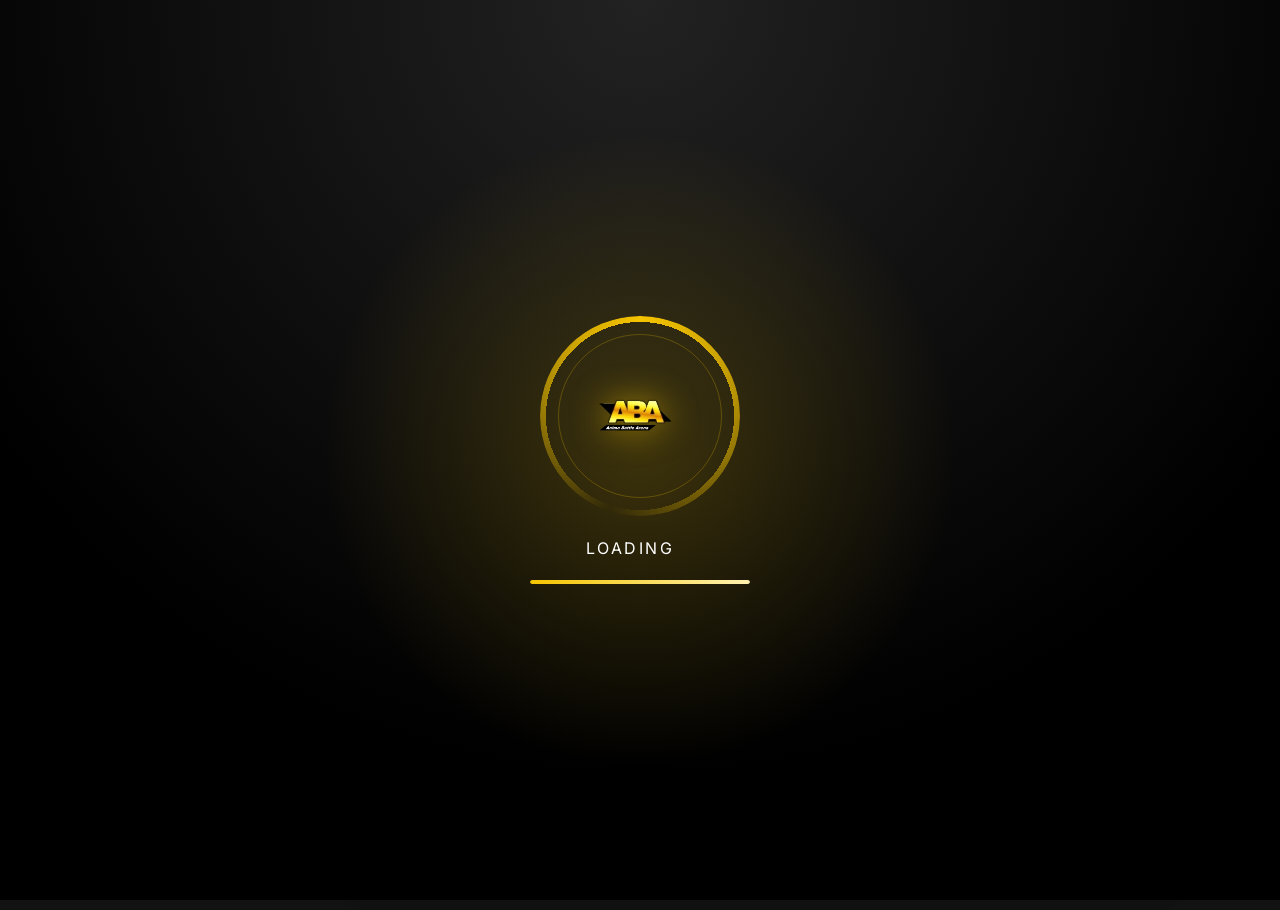
<file: skins.html>
<!DOCTYPE html>
<html lang="en">
<head>
    <meta charset="UTF-8">
    <meta name="viewport" content="width=device-width, initial-scale=1.0">
    <title>Skin Library | ABA Wiki</title>
    <link rel="preconnect" href="https://fonts.googleapis.com">
    <link rel="preconnect" href="https://fonts.gstatic.com" crossorigin>
    <link href="https://fonts.googleapis.com/css2?family=Inter:wght@400;500;600;700&display=swap" rel="stylesheet">
    <link rel="stylesheet" href="css.css">
</head>
<body>
    <div class="loader" id="loader">
        <div class="loader-ring"><img class="loader-logo" src="images/site-logo.png" alt="ABA Wiki logo" onerror="this.onerror=null; this.src='https://static.wikia.nocookie.net/animebattlearenaaba/images/e/e6/Site-logo.png/revision/latest?cb=20210628140132'"></div>
        <p class="loader-text">Loading<span class="loader-dots"><span>.</span><span>.</span><span>.</span></span></p>
        <div class="loader-bar"><span class="loader-bar-fill"></span></div>
    </div>

    <div class="page">
        <header class="topbar">
            <div class="brand"><a href="index.html"><img src="images/site-logo.png" alt="ABA Wiki logo" onerror="this.onerror=null; this.src='https://static.wikia.nocookie.net/animebattlearenaaba/images/e/e6/Site-logo.png/revision/latest?cb=20210628140132'"></a></div>
            <div class="hotbar" id="hotbar">
                <button class="hotbar-label" id="info-toggle" aria-expanded="false" aria-controls="info-menu" aria-label="Open menu"><svg class="hotbar-icon" viewBox="0 0 24 24" width="20" height="20" aria-hidden="true"><path fill="currentColor" d="M13 2 3 14h7l-1 8 11-14h-7l1-6z"/></svg></button>
                <div class="hotbar-menu" id="info-menu"><a href="characters.html">Characters</a><a href="maps.html">Maps</a><a href="skins.html">Skins</a></div>
            </div>
            <div class="topbar-info" id="topbar-info">
                <a href="characters.html">Characters</a><a href="maps.html">Maps</a><a href="skins.html">Skins</a>
                <button class="info-close" id="info-close" aria-label="Close info menu"><svg viewBox="0 0 24 24" width="16" height="16" aria-hidden="true"><path fill="currentColor" d="M18.3 5.71 12 12.01l6.3 6.3-1.42 1.41L10.59 13.4l-6.3 6.3-1.41-1.41 6.3-6.3-6.3-6.3L4.29 4.3l6.3 6.3 6.3-6.3z"/></svg></button>
            </div>
        </header>

        <main class="layout">
            <aside class="sidebar">
                <ul>
                    <li><a href="characters.html">All Characters</a></li>
                    <li><a href="#skin-picker">Choose Character</a></li>
                    <li><a href="#skin-gallery">Skin Gallery</a></li>
                </ul>
            </aside>

            <section class="content skin-library" aria-live="polite">
                <header class="hero skin-library-hero">
                    <p class="eyebrow">Anime Battle Arena</p>
                    <h1>Skin Library</h1>
                    <p class="intro">Browse every skin documented on the ABA Wiki, one character at a time.</p>
                </header>

                <section class="profile-panel skin-picker-panel" id="skin-picker">
                    <div class="section-header"><h2>Choose a Character</h2></div>
                    <form id="skin-character-form" class="skin-character-form">
                        <label class="visually-hidden" for="skin-character-input">Character name</label>
                        <input id="skin-character-input" type="search" list="skin-character-options" placeholder="Search a character" autocomplete="off" required>
                        <datalist id="skin-character-options"></datalist>
                        <button type="submit">View Skins</button>
                    </form>
                </section>

                <section class="profile-panel" id="skin-gallery">
                    <div class="skin-library-heading" id="skin-library-heading" hidden>
                        <img id="skin-library-image" alt="">
                        <div>
                            <p class="eyebrow">Character Skins</p>
                            <h2 id="skin-library-name"></h2>
                            <a class="profile-source" id="skin-library-source" target="_blank" rel="noopener noreferrer">View character profile &nearr;</a>
                        </div>
                    </div>
                    <p class="skin-library-status" id="skin-library-status">Loading skins...</p>
                    <div class="skin-grid" id="skin-library-grid"></div>
                </section>
            </section>
        </main>
        <footer class="site-credit">Made by Megustapan</footer>
    </div>

    <script type="module" src="js/main.js"></script>
</body>
</html>
</file>
<file: css.css>
:root {
    color-scheme: dark;
    font-family: 'Inter', 'Segoe UI', Arial, sans-serif;
    letter-spacing: 0.01em;
    font-synthesis: none;
    --accent: #f5c400;
    --accent-soft: rgba(245, 196, 0, 0.15);
    --accent-border: rgba(245, 196, 0, 0.35);
    --panel-bg: rgba(0, 0, 0, 0.55);
}

body,
button,
a,
input,
select,
textarea {
    font-family: inherit;
}

* {
    box-sizing: border-box;
}

html {
    scroll-behavior: smooth;
}

body {
    margin: 0;
    min-height: 100vh;
    background: linear-gradient(rgba(0, 0, 0, 0.72), rgba(0, 0, 0, 0.78)),
                url('images/hero-background.webp') center/cover no-repeat fixed;
    background-attachment: fixed;
    color: #ffffff;
    overflow: hidden;
}

body.loaded {
    overflow: auto;
}

.loader {
    position: fixed;
    inset: 0;
    display: flex;
    flex-direction: column;
    align-items: center;
    justify-content: center;
    gap: 22px;
    padding: 24px;
    background: radial-gradient(circle at top, #222222, #000000 70%);
    z-index: 1000;
    overflow: hidden;
    transition: opacity 0.6s ease, visibility 0.6s ease;
}

.loader.hide {
    opacity: 0;
    visibility: hidden;
}

.loader::before {
    content: "";
    position: absolute;
    top: 50%;
    left: 50%;
    width: 640px;
    height: 640px;
    transform: translate(-50%, -50%);
    background: radial-gradient(circle, rgba(245, 196, 0, 0.2), transparent 70%);
    animation: loaderGlowPulse 3s ease-in-out infinite;
    pointer-events: none;
}

.loader-ring {
    position: relative;
    z-index: 1;
    width: 200px;
    height: 200px;
    display: flex;
    align-items: center;
    justify-content: center;
}

.loader-ring::before {
    content: "";
    position: absolute;
    inset: 0;
    border-radius: 50%;
    background: conic-gradient(from 0deg, var(--accent), transparent 55%, var(--accent));
    -webkit-mask: radial-gradient(farthest-side, transparent calc(100% - 6px), #000 calc(100% - 6px));
    mask: radial-gradient(farthest-side, transparent calc(100% - 6px), #000 calc(100% - 6px));
    filter: drop-shadow(0 0 10px rgba(245, 196, 0, 0.55));
    animation: spin 1.3s linear infinite;
}

.loader-ring::after {
    content: "";
    position: absolute;
    inset: 18px;
    border-radius: 50%;
    border: 1px solid rgba(245, 196, 0, 0.25);
    animation: loaderPulseRing 1.8s ease-in-out infinite;
}

.loader-logo {
    position: relative;
    z-index: 1;
    width: 130px;
    height: 130px;
    object-fit: contain;
    transform: scale(0.4);
    opacity: 0;
    filter: drop-shadow(0 0 16px rgba(245, 196, 0, 0.5));
    animation: loaderGrow 0.9s ease forwards, loaderFloat 2.4s ease-in-out 0.9s infinite;
}

@keyframes loaderGrow {
    0% {
        transform: scale(0.4);
        opacity: 0;
    }
    60% {
        transform: scale(1.08);
        opacity: 1;
    }
    100% {
        transform: scale(1);
        opacity: 1;
    }
}

@keyframes loaderFloat {
    0%,
    100% {
        transform: translateY(0);
    }
    50% {
        transform: translateY(-8px);
    }
}

@keyframes loaderPulseRing {
    0%,
    100% {
        transform: scale(1);
        opacity: 0.5;
    }
    50% {
        transform: scale(1.12);
        opacity: 1;
    }
}

@keyframes loaderGlowPulse {
    0%,
    100% {
        opacity: 0.5;
        transform: translate(-50%, -50%) scale(0.9);
    }
    50% {
        opacity: 1;
        transform: translate(-50%, -50%) scale(1.1);
    }
}

.loader-text {
    position: relative;
    z-index: 1;
    margin: 0;
    display: flex;
    font-size: 1rem;
    letter-spacing: 0.16em;
    text-transform: uppercase;
    color: #ffffff;
}

.loader-dots span {
    opacity: 0;
    animation: loaderDots 1.2s infinite;
}

.loader-dots span:nth-child(2) {
    animation-delay: 0.2s;
}

.loader-dots span:nth-child(3) {
    animation-delay: 0.4s;
}

@keyframes loaderDots {
    0%,
    20% {
        opacity: 0;
    }
    50% {
        opacity: 1;
    }
    100% {
        opacity: 0;
    }
}

.loader-bar {
    position: relative;
    z-index: 1;
    width: 220px;
    height: 4px;
    border-radius: 999px;
    background: rgba(245, 196, 0, 0.15);
    overflow: hidden;
}

.loader-bar-fill {
    display: block;
    height: 100%;
    width: 0%;
    border-radius: 999px;
    background: linear-gradient(90deg, var(--accent), #fff2b0);
    animation: loaderBarFill 1.4s ease forwards;
}

@keyframes loaderBarFill {
    from {
        width: 0%;
    }
    to {
        width: 100%;
    }
}

.page {
    max-width: 1080px;
    margin: 0 auto;
    padding: 28px 20px 32px;
    animation: riseIn 0.9s ease both;
}

.site-credit {
    margin-top: 24px;
    color: rgba(255, 255, 255, 0.7);
    font-size: 0.8rem;
    text-align: center;
}

.hotbar {
    position: relative;
    display: flex;
    align-items: center;
    gap: 10px;
    z-index: 900;
    margin-left: auto;
    width: auto;
}

.hotbar-label {
    width: 44px;
    height: 44px;
    padding: 0;
    background: #000000;
    color: var(--accent);
    border: 1px solid var(--accent);
    border-radius: 50%;
    box-shadow: 0 4px 12px rgba(0, 0, 0, 0.25);
    cursor: pointer;
    transition: transform 0.2s ease, background 0.2s ease, color 0.2s ease, box-shadow 0.3s ease;
    text-align: center;
    display: inline-flex;
    align-items: center;
    justify-content: center;
    animation: hotbarGlow 2.6s ease-in-out infinite;
}

.hotbar-icon {
    flex-shrink: 0;
    transition: transform 0.3s ease;
}

.hotbar.open .hotbar-icon {
    transform: rotate(90deg);
}

.hotbar-label:hover {
    transform: translateY(-2px) scale(1.06);
    background: var(--accent);
    color: #000000;
    box-shadow: 0 4px 16px rgba(245, 196, 0, 0.55);
}

@keyframes hotbarGlow {
    0%,
    100% {
        box-shadow: 0 4px 12px rgba(0, 0, 0, 0.25);
    }
    50% {
        box-shadow: 0 4px 12px rgba(0, 0, 0, 0.25), 0 0 14px rgba(245, 196, 0, 0.45);
    }
}

.hotbar.open .hotbar-label {
    border-radius: 50%;
}

.hotbar-menu {
    display: none;
}

.site-search {
    position: relative;
    width: min(360px, 42vw);
    margin-left: auto;
}

.site-search input {
    width: 100%;
    height: 40px;
    padding: 0 14px;
    background: #151515;
    border: 1px solid var(--accent-border);
    border-radius: 6px;
    color: #ffffff;
    font: inherit;
}

.site-search input:focus {
    outline: none;
    border-color: var(--accent);
    box-shadow: 0 0 0 3px rgba(245, 196, 0, 0.14);
}

.search-results {
    position: absolute;
    z-index: 950;
    top: calc(100% + 7px);
    right: 0;
    width: 100%;
    overflow: hidden;
    background: #101010;
    border: 1px solid var(--accent-border);
    border-radius: 6px;
    box-shadow: 0 12px 24px rgba(0, 0, 0, 0.45);
}

.search-result {
    display: block;
    width: 100%;
    padding: 10px 14px;
    background: transparent;
    border: 0;
    border-bottom: 1px solid rgba(245, 196, 0, 0.12);
    color: #ffffff;
    cursor: pointer;
    font: inherit;
    font-size: 0.82rem;
    text-align: left;
}

.search-result:last-child {
    border-bottom: 0;
}

.search-result:hover,
.search-result.active {
    background: var(--accent-soft);
    color: var(--accent);
}

.visually-hidden {
    position: absolute;
    width: 1px;
    height: 1px;
    overflow: hidden;
    clip: rect(0 0 0 0);
    white-space: nowrap;
}

.topbar {
    position: relative;
    display: flex;
    justify-content: space-between;
    align-items: center;
    background: #000000;
    padding: 16px 24px;
    border-radius: 14px;
    border: 2px solid var(--accent);
    box-shadow: 0 8px 24px rgba(245, 196, 0, 0.2);
}

.brand {
    display: flex;
    align-items: center;
}

.brand img {
    height: 56px;
    width: auto;
    display: block;
    object-fit: contain;
}

nav a {
    color: #ffffff;
    text-decoration: none;
    margin-left: 16px;
    transition: color 0.2s ease, transform 0.2s ease;
}

nav a:hover {
    color: var(--accent);
    transform: translateY(-2px);
}

.layout {
    display: grid;
    grid-template-columns: 1fr;
    gap: 24px;
    margin-top: 24px;
    justify-items: center;
    align-items: start;
}

.content {
    width: min(100%, 960px);
    background: var(--panel-bg);
    border: 1px solid var(--accent-border);
    border-radius: 16px;
    padding: 32px 34px;
    backdrop-filter: blur(12px);
    box-shadow: inset 0 0 0 1px rgba(255, 255, 255, 0.03), 0 20px 60px rgba(0, 0, 0, 0.35);
}

.content h1,
.content h2,
.content h3,
.hero h1 {
    text-align: center;
}

.section-header {
    display: flex;
    align-items: center;
    justify-content: space-between;
    gap: 16px;
    flex-wrap: wrap;
}

.expand-button {
    background: var(--accent);
    color: #000000;
    border: none;
    border-radius: 999px;
    padding: 10px 18px;
    font-weight: 700;
    cursor: pointer;
    transition: transform 0.2s ease, background 0.2s ease;
}

.expand-button:hover {
    transform: translateY(-2px);
    background: #ffffff;
}

.hidden-section {
    opacity: 0;
    max-height: 0;
    overflow: hidden;
    visibility: hidden;
    margin-top: 0;
    padding-top: 0;
    transition: opacity 0.35s ease, max-height 0.35s ease, margin-top 0.35s ease, padding-top 0.35s ease;
}

.hidden-section.visible {
    opacity: 1;
    max-height: 800px;
    visibility: visible;
    margin-top: 20px;
    padding-top: 12px;
}

.hero {
    padding-bottom: 12px;
    margin-bottom: 30px;
    border-bottom: 1px solid var(--accent-border);
}

.hero h1 {
    font-weight: 900;
    letter-spacing: 0.14em;
    text-transform: uppercase;
    font-size: clamp(2.8rem, 4.2vw, 4.8rem);
    line-height: 1.05;
}

.intro {
    text-align: center;
    margin: 0 auto 24px;
    max-width: 820px;
    font-size: 1.05rem;
    color: #e5e5e5;
    line-height: 1.75;
}

.sidebar ul {
    list-style: none;
    padding: 0;
}

.sidebar li {
    margin-bottom: 8px;
}

.sidebar a {
    color: #ffffff;
    text-decoration: none;
    display: inline-block;
    transition: color 0.2s ease, transform 0.2s ease;
}

.sidebar a:hover {
    color: var(--accent);
    transform: translateX(4px);
}

.sidebar {
    display: none;
    width: 100%;
    background: var(--panel-bg);
    border: 1px solid var(--accent-border);
    border-radius: 16px;
    padding: 20px;
    backdrop-filter: blur(12px);
}

.sidebar h3 {
    margin: 0 0 12px;
    color: var(--accent);
    text-transform: uppercase;
    letter-spacing: 0.08em;
    font-size: 0.9rem;
}

/* Tag row under the hero intro */

.tag-row {
    display: flex;
    flex-wrap: wrap;
    justify-content: center;
    gap: 10px;
    margin-top: 4px;
}

.tag {
    background: var(--accent-soft);
    border: 1px solid var(--accent-border);
    color: var(--accent);
    padding: 6px 14px;
    border-radius: 999px;
    font-size: 0.82rem;
    font-weight: 600;
    letter-spacing: 0.04em;
    text-transform: uppercase;
    text-decoration: none;
    transition: background 0.2s ease, color 0.2s ease, transform 0.2s ease, border-color 0.2s ease;
}

a.tag:hover {
    background: rgba(245, 196, 0, 0.3);
    border-color: var(--accent);
    transform: translateY(-2px);
}

/* Character rosters */

.roster-grid {
    display: grid;
    grid-template-columns: repeat(auto-fit, minmax(240px, 1fr));
    gap: 16px;
    margin-top: 16px;
}

.roster-card {
    background: var(--accent-soft);
    border: 1px solid var(--accent-border);
    border-radius: 12px;
    padding: 16px 18px;
    transition: transform 0.2s ease, background 0.2s ease, border-color 0.2s ease;
}

.roster-card:hover {
    transform: translateY(-3px);
    background: rgba(245, 196, 0, 0.22);
    border-color: var(--accent);
}

.roster-card h3 {
    margin: 0 0 12px;
    color: var(--accent);
    text-align: left;
}

.roster-card .tag-row {
    justify-content: flex-start;
}

.character-grid {
    display: grid;
    grid-template-columns: repeat(2, minmax(0, 1fr));
    gap: 10px;
}

.character-tile {
    display: grid;
    grid-template-rows: 112px auto;
    overflow: hidden;
    background: rgba(0, 0, 0, 0.4);
    border: 1px solid rgba(245, 196, 0, 0.18);
    border-radius: 8px;
    color: #ffffff;
    text-decoration: none;
    transition: transform 0.2s ease, border-color 0.2s ease, box-shadow 0.2s ease;
}

.character-tile:hover {
    transform: translateY(-3px);
    border-color: var(--accent);
    box-shadow: 0 8px 18px rgba(0, 0, 0, 0.3);
}

.character-tile img {
    width: 100%;
    height: 112px;
    object-fit: contain;
    padding: 8px;
    background: rgba(0, 0, 0, 0.25);
}

.character-tile span {
    display: block;
    padding: 8px 6px;
    color: var(--accent);
    font-size: 0.72rem;
    font-weight: 700;
    line-height: 1.25;
    text-align: center;
}

.map-hero {
    display: grid;
    grid-template-columns: minmax(0, 1fr) minmax(180px, 0.7fr);
    align-items: center;
    gap: 24px;
}

.map-hero img {
    width: 100%;
    min-height: 180px;
    max-height: 250px;
    object-fit: cover;
    border: 1px solid var(--accent-border);
    border-radius: 8px;
}

.eyebrow {
    margin: 0 0 8px;
    color: var(--accent);
    font-size: 0.75rem;
    font-weight: 700;
    letter-spacing: 0.08em;
    text-transform: uppercase;
}

.map-section {
    margin: 0 0 30px;
}

.section-header a {
    color: var(--accent);
    font-size: 0.8rem;
    font-weight: 700;
    text-decoration: none;
}

.map-grid {
    display: grid;
    grid-template-columns: repeat(auto-fit, minmax(150px, 1fr));
    gap: 10px;
}

.map-tile {
    position: relative;
    display: flex;
    align-items: end;
    min-height: 128px;
    overflow: hidden;
    padding: 10px;
    background: #171717;
    border: 1px solid var(--accent-border);
    border-radius: 8px;
    color: #ffffff;
    isolation: isolate;
    text-decoration: none;
    transition: transform 0.2s ease, border-color 0.2s ease;
}

.map-tile::before {
    position: absolute;
    z-index: -1;
    inset: 0;
    background: linear-gradient(to top, rgba(0, 0, 0, 0.92), rgba(0, 0, 0, 0.08));
    content: '';
}

.map-tile:hover {
    transform: translateY(-3px);
    border-color: var(--accent);
}

.map-tile img {
    position: absolute;
    z-index: -2;
    inset: 0;
    width: 100%;
    height: 100%;
    object-fit: cover;
}

.map-tile span {
    color: #ffffff;
    font-size: 0.8rem;
    font-weight: 700;
    line-height: 1.25;
}

.back-link,
.profile-source {
    display: inline-block;
    color: var(--accent);
    font-size: 0.85rem;
    font-weight: 700;
    text-decoration: none;
}

.back-link {
    margin-bottom: 20px;
}

.profile-loading,
.profile-error,
.profile-panel {
    margin-bottom: 24px;
    padding: 18px;
    background: rgba(0, 0, 0, 0.35);
    border: 1px solid var(--accent-border);
    border-radius: 8px;
}

.profile-hero {
    display: grid;
    grid-template-columns: minmax(180px, 0.55fr) minmax(0, 1fr);
    align-items: center;
    gap: 28px;
    margin-bottom: 24px;
    padding: 22px;
    background: var(--accent-soft);
    border: 1px solid var(--accent-border);
    border-radius: 8px;
}

.profile-hero h1 {
    margin: 0 0 12px;
}

.profile-hero .intro {
    margin-bottom: 16px;
}

.profile-hero img {
    width: 100%;
    max-height: 330px;
    object-fit: contain;
    background: rgba(0, 0, 0, 0.24);
    border: 1px solid rgba(245, 196, 0, 0.22);
    border-radius: 8px;
}

.profile-details {
    display: grid;
    grid-template-columns: minmax(110px, 0.35fr) minmax(0, 1fr);
    gap: 0;
    margin: 0;
}

.profile-details dt,
.profile-details dd {
    margin: 0;
    padding: 10px 0;
    border-bottom: 1px solid rgba(245, 196, 0, 0.12);
}

.profile-details dt {
    color: var(--accent);
    font-size: 0.8rem;
    font-weight: 700;
}

.profile-details dd {
    color: #f2f2f2;
}

.move-list {
    display: grid;
    grid-template-columns: repeat(2, minmax(0, 1fr));
    gap: 10px;
}

.transformation-card {
    display: grid;
    grid-template-columns: minmax(260px, 1.2fr) minmax(0, 1fr);
    grid-column: 1 / -1;
    min-height: 250px;
    overflow: hidden;
    background: rgba(245, 196, 0, 0.08);
    border: 1px solid var(--accent);
    border-radius: 8px;
}

.move-card + .transformation-card {
    margin-top: 14px;
}

.transformation-card img,
.transformation-card video {
    width: 100%;
    height: 100%;
    min-height: 250px;
    object-fit: cover;
    background: #000000;
}

.transformation-card > div {
    display: flex;
    flex-direction: column;
    justify-content: center;
    padding: 28px;
}

.transformation-card h3 {
    margin: 0 0 12px;
    color: var(--accent);
    font-size: 1.35rem;
}

.transformation-card p:last-child {
    margin: 0;
    color: #f2f2f2;
    line-height: 1.55;
}

.move-card {
    overflow: hidden;
    padding: 14px;
    background: rgba(0, 0, 0, 0.3);
    border-left: 3px solid var(--accent);
}

.move-card-wide {
    grid-column: 1 / -1;
}

.skin-grid {
    display: grid;
    grid-template-columns: repeat(auto-fill, minmax(130px, 1fr));
    gap: 10px;
}

.skin-tab-list {
    display: flex;
    gap: 4px;
    margin-bottom: 14px;
    border-bottom: 1px solid var(--accent-border);
}

.skin-tab {
    padding: 9px 13px;
    border: 0;
    border-bottom: 2px solid transparent;
    background: transparent;
    color: #cfcfcf;
    font: inherit;
    cursor: pointer;
}

.skin-tab[aria-selected="true"] {
    border-bottom-color: var(--accent);
    color: var(--accent);
    font-weight: 700;
}

.skin-library-hero {
    margin-bottom: 24px;
}

.skin-picker-panel {
    padding: 16px 18px;
}

.skin-character-form {
    display: grid;
    grid-template-columns: minmax(0, 1fr) auto;
    gap: 10px;
}

.skin-character-form input,
.skin-character-form button {
    min-height: 42px;
    padding: 0 12px;
    border: 1px solid var(--accent-border);
    border-radius: 6px;
    font: inherit;
}

.skin-character-form input {
    min-width: 0;
    background: rgba(0, 0, 0, 0.28);
    color: #ffffff;
}

.skin-character-form button {
    background: var(--accent);
    border-color: var(--accent);
    color: #000000;
    cursor: pointer;
    font-weight: 700;
}

.skin-library-heading {
    display: flex;
    align-items: center;
    gap: 16px;
    margin-bottom: 16px;
    padding-bottom: 16px;
    border-bottom: 1px solid rgba(245, 196, 0, 0.14);
}

.skin-library-heading img {
    width: 82px;
    height: 82px;
    object-fit: contain;
    background: rgba(0, 0, 0, 0.3);
    border: 1px solid var(--accent-border);
    border-radius: 6px;
}

.skin-library-heading h2 {
    margin: 0 0 8px;
    color: #ffffff;
}

.skin-library-status {
    margin: 0 0 16px;
    color: #cfcfcf;
    font-size: 0.85rem;
}

.combo-library-hero {
    margin-bottom: 24px;
}

.combo-status {
    margin: 0 0 16px;
    color: #cfcfcf;
    font-size: 0.85rem;
}

.combo-grid {
    display: grid;
    grid-template-columns: repeat(auto-fill, minmax(250px, 1fr));
    gap: 12px;
}

.combo-card {
    overflow: hidden;
    background: rgba(0, 0, 0, 0.3);
    border: 1px solid var(--accent-border);
    border-radius: 6px;
}

.combo-card video {
    display: block;
    width: 100%;
    aspect-ratio: 16 / 9;
    background: #000000;
}

.combo-card-body {
    padding: 12px;
}

.combo-card h3 {
    margin: 0 0 6px;
    color: #ffffff;
    font-size: 0.95rem;
}

.combo-character {
    margin: 0;
    color: var(--accent);
    font-size: 0.78rem;
    font-weight: 700;
}

.combo-notes {
    margin: 10px 0 0;
    color: #d4d4d4;
    font-size: 0.8rem;
    line-height: 1.45;
}

.combo-form {
    display: grid;
    grid-template-columns: repeat(2, minmax(0, 1fr));
    gap: 14px;
}

.combo-form label {
    display: grid;
    gap: 7px;
    color: var(--accent);
    font-size: 0.78rem;
    font-weight: 700;
}

.combo-form input,
.combo-form textarea {
    width: 100%;
    min-width: 0;
    padding: 10px;
    background: rgba(0, 0, 0, 0.28);
    border: 1px solid var(--accent-border);
    border-radius: 6px;
    color: #ffffff;
    font: inherit;
    font-size: 0.85rem;
}

.combo-form input[type="file"] {
    padding: 7px;
}

.combo-form textarea {
    resize: vertical;
}

.combo-form-wide {
    grid-column: 1 / -1;
}

.combo-form-actions {
    display: flex;
    align-items: center;
    gap: 12px;
}

.combo-form button {
    min-height: 40px;
    padding: 0 14px;
    background: var(--accent);
    border: 1px solid var(--accent);
    border-radius: 6px;
    color: #000000;
    cursor: pointer;
    font: inherit;
    font-weight: 700;
}

.combo-form button:disabled {
    cursor: not-allowed;
    opacity: 0.55;
}

.combo-submit-status {
    margin: 0;
    color: #d4d4d4;
    font-size: 0.82rem;
}

.skin-card {
    position: relative;
    margin: 0;
    overflow: hidden;
    background: rgba(0, 0, 0, 0.3);
    border: 1px solid var(--accent-border);
    border-radius: 6px;
}

.skin-card-legendary {
    border-color: var(--accent);
    box-shadow: 0 0 16px rgba(245, 196, 0, 0.55), inset 0 0 14px rgba(245, 196, 0, 0.12);
}

.skin-legendary-badge {
    position: absolute;
    top: 7px;
    right: 7px;
    padding: 4px 6px;
    background: var(--accent);
    color: #000000;
    font-size: 0.62rem;
    font-weight: 700;
    line-height: 1;
    text-transform: uppercase;
}

.skin-card img {
    display: block;
    width: 100%;
    aspect-ratio: 3 / 4;
    object-fit: cover;
    background: #000000;
}

.skin-card figcaption {
    min-height: 48px;
    padding: 7px 8px;
    color: #e7e7e7;
    font-size: 0.7rem;
    line-height: 1.3;
}

.map-article-section {
    display: flow-root;
    padding: 18px 0;
    border-bottom: 1px solid rgba(245, 196, 0, 0.12);
}

.map-article-section:first-child {
    padding-top: 0;
}

.map-article-section:last-child {
    padding-bottom: 0;
    border-bottom: 0;
}

.map-article-section h3 {
    margin: 0 0 10px;
    color: var(--accent);
    font-size: 1.05rem;
}

.map-article-section p {
    margin: 0 0 12px;
    color: #e7e7e7;
    line-height: 1.6;
}

.map-article-section img {
    float: right;
    width: min(42%, 310px);
    max-height: 230px;
    margin: 0 0 14px 18px;
    object-fit: cover;
    border: 1px solid var(--accent-border);
    border-radius: 6px;
}

.move-preview-button {
    display: block;
    width: calc(100% + 28px);
    margin: -14px -14px 14px;
    padding: 0;
    overflow: hidden;
    background: #000000;
    border: 0;
    cursor: zoom-in;
}

.move-preview {
    display: block;
    width: 100%;
    aspect-ratio: 16 / 9;
    object-fit: cover;
    background: #000000;
    transition: transform 0.2s ease;
}

.move-preview-button:hover .move-preview,
.move-preview-button:focus-visible .move-preview {
    transform: scale(1.04);
}

.move-preview-button:focus-visible {
    outline: 2px solid var(--accent);
    outline-offset: -2px;
}

.move-viewer {
    position: fixed;
    z-index: 20;
    inset: 0;
    display: grid;
    place-items: center;
    padding: 28px;
    background: rgba(0, 0, 0, 0.9);
}

.move-viewer[hidden] {
    display: none;
}

.move-viewer-content {
    width: min(1100px, 100%);
    margin: 0;
}

.move-viewer-content img {
    display: block;
    width: 100%;
    max-height: calc(100vh - 105px);
    object-fit: contain;
    background: #000000;
    border: 1px solid var(--accent-border);
}

.move-viewer-content figcaption {
    padding-top: 10px;
    color: #ffffff;
    font-weight: 700;
    text-align: center;
}

.move-viewer-close {
    position: fixed;
    top: 18px;
    right: 20px;
    width: 40px;
    height: 40px;
    padding: 0;
    background: #111111;
    border: 1px solid var(--accent);
    border-radius: 50%;
    color: var(--accent);
    cursor: pointer;
    font-size: 2rem;
    line-height: 1;
}

.move-card h3 {
    margin: 0 0 8px;
    color: var(--accent);
    font-size: 0.9rem;
}

.move-card p,
.move-card small {
    margin: 0;
    color: #e4e4e4;
    font-size: 0.8rem;
    line-height: 1.45;
}

.move-card small {
    display: block;
    margin-top: 10px;
    color: #b9b9b9;
}

.move-property {
    display: inline-block;
    margin-right: 5px;
    font-size: 1rem;
    font-weight: 700;
}

.move-property-guardbreak {
    color: #ff5b5b;
}

.move-property-blockable {
    color: #63a9ff;
}

.move-property-combo-extender {
    color: var(--accent);
}

.move-damage-value {
    margin-left: 3px;
    color: #ff5b5b;
    font-size: 1rem;
    font-weight: 700;
}

/* Table of contents */

.toc {
    margin: 0 0 24px;
    padding: 18px 22px;
    background: rgba(0, 0, 0, 0.35);
    border: 1px solid var(--accent-border);
    border-radius: 12px;
}

.toc h2 {
    margin: 0 0 10px;
    font-size: 1rem;
    text-transform: uppercase;
    letter-spacing: 0.08em;
    color: var(--accent);
    text-align: left;
}

.toc ol {
    margin: 0;
    padding-left: 20px;
    columns: 2;
    column-gap: 24px;
}

.toc li {
    margin-bottom: 6px;
    break-inside: avoid;
}

.toc a {
    color: #ffffff;
    text-decoration: none;
    transition: color 0.2s ease;
}

.toc a:hover {
    color: var(--accent);
}

/* Quick links grid */

.quick-links-grid {
    display: grid;
    grid-template-columns: repeat(5, minmax(0, 1fr));
    gap: 16px;
    margin-top: 16px;
}

.quick-link-card {
    background: var(--accent-soft);
    border: 1px solid var(--accent-border);
    border-radius: 12px;
    overflow: hidden;
    text-align: center;
    display: block;
    color: inherit;
    text-decoration: none;
    transition: transform 0.2s ease, background 0.2s ease, border-color 0.2s ease;
}

.quick-link-card:hover {
    transform: translateY(-4px);
    background: rgba(245, 196, 0, 0.24);
    border-color: var(--accent);
}

.quick-link-card img {
    width: 100%;
    height: 110px;
    object-fit: cover;
    display: block;
}

.quick-link-card h3 {
    margin: 12px 0 4px;
    color: var(--accent);
}

.quick-link-card p {
    margin: 0 14px 16px;
    font-size: 0.85rem;
    color: #e5e5e5;
    line-height: 1.4;
}

@media (max-width: 600px) {
    .quick-links-grid {
        grid-template-columns: repeat(auto-fit, minmax(160px, 1fr));
    }
}

.topbar-info {
    position: absolute;
    top: 50%;
    right: 24px;
    display: flex;
    align-items: center;
    gap: 10px;
    padding: 10px 12px;
    background: rgba(0, 0, 0, 0.9);
    border: 1px solid var(--accent);
    border-radius: 999px;
    min-width: 220px;
    opacity: 0;
    visibility: hidden;
    transform: translateY(-50%) translateX(10px);
    transition: opacity 0.25s ease, transform 0.25s ease, visibility 0.25s ease;
    z-index: 1000;
    pointer-events: none;
}

.topbar-info.open {
    opacity: 1;
    visibility: visible;
    transform: translateY(-50%) translateX(0);
    pointer-events: auto;
}

.topbar-info a {
    color: #ffffff;
    text-decoration: none;
    padding: 6px 10px;
    border-radius: 999px;
    background: rgba(255, 255, 255, 0.05);
    transition: background 0.2s ease, color 0.2s ease, transform 0.2s ease, border-color 0.2s ease;
    border: 1px solid transparent;
}

.topbar-info a:hover,
.topbar-info .info-close:hover {
    background: rgba(245, 196, 0, 0.22);
    color: var(--accent);
    border-color: rgba(245, 196, 0, 0.8);
    transform: translateY(-2px);
}

.info-close {
    flex-shrink: 0;
    width: 30px;
    height: 30px;
    padding: 0;
    display: inline-flex;
    align-items: center;
    justify-content: center;
    color: #ffffff;
    background: rgba(255, 255, 255, 0.05);
    border: 1px solid transparent;
    border-radius: 50%;
    cursor: pointer;
    transition: background 0.2s ease, color 0.2s ease, transform 0.2s ease, border-color 0.2s ease;
}

.card {
    margin-top: 20px;
    padding: 16px;
    background: var(--accent-soft);
    border-radius: 10px;
    border: 1px solid var(--accent);
    transition: transform 0.2s ease, background 0.2s ease;
    display: block;
    color: inherit;
}

.card:hover {
    transform: translateY(-2px);
    background: rgba(245, 196, 0, 0.24);
}

.social-links {
    display: flex;
    flex-wrap: wrap;
    gap: 12px;
    justify-content: center;
    margin-top: 14px;
}

.social-links a {
    display: inline-flex;
    align-items: center;
    justify-content: center;
    width: 64px;
    height: 64px;
    background: rgba(0, 0, 0, 0.35);
    color: #ffffff;
    border-radius: 20px;
    border: 1px solid var(--accent-border);
    transition: transform 0.2s ease, background 0.2s ease, border-color 0.2s ease;
}

.social-links a:hover {
    transform: translateY(-2px);
    background: rgba(245, 196, 0, 0.22);
    border-color: rgba(245, 196, 0, 0.8);
}

.social-links a svg,
.social-links a img {
    width: 28px;
    height: 28px;
}

.card-image {
    position: relative;
    overflow: hidden;
    background: rgba(0, 0, 0, 0.35);
    box-shadow: 0 18px 40px rgba(0, 0, 0, 0.33);
}

.card-image img {
    width: 100%;
    min-height: 420px;
    object-fit: cover;
    display: block;
    margin: 0;
    border-radius: 0;
    border: 2px solid var(--accent-border);
    opacity: 1;
    transition: opacity 0.4s ease, transform 0.3s ease;
}

.card-image img:hover {
    transform: scale(1.01);
}

.card-image img.fade-out {
    opacity: 0;
}

#featured-caption {
    text-align: center;
    font-size: 0.98rem;
    color: #f5f5f5;
    line-height: 1.5;
    opacity: 1;
    transition: opacity 0.4s ease;
}

#featured-caption.fade-out {
    opacity: 0;
}

.carousel-controls {
    display: flex;
    align-items: center;
    justify-content: center;
    gap: 12px;
    margin: 14px auto 8px;
}

.carousel-counter {
    min-width: 3.5rem;
    color: #f5f5f5;
    font-size: 0.85rem;
    font-variant-numeric: tabular-nums;
    text-align: center;
}

.carousel-btn {
    border: 1px solid var(--accent);
    background: #000000;
    color: var(--accent);
    border-radius: 50%;
    width: 30px;
    height: 30px;
    cursor: pointer;
    font-size: 14px;
    transition: transform 0.2s ease, background 0.2s ease, color 0.2s ease;
}

.carousel-btn:hover {
    background: var(--accent);
    color: #000000;
    transform: translateY(-2px);
}

article {
    margin-top: 20px;
    padding-top: 18px;
    border-top: 1px solid var(--accent-border);
}

article h2 {
    margin-bottom: 8px;
    color: var(--accent);
}

@keyframes spin {
    to {
        transform: rotate(360deg);
    }
}

@keyframes riseIn {
    from {
        opacity: 0;
        transform: translateY(20px);
    }
    to {
        opacity: 1;
        transform: translateY(0);
    }
}

@media (min-width: 900px) {
    .layout {
        grid-template-columns: 220px 1fr;
        justify-items: stretch;
    }

    .layout .content {
        width: min(100%, 760px);
        margin: 0 auto;
    }

    .sidebar {
        display: block;
        position: sticky;
        top: 20px;
    }

    .roster-page .page {
        max-width: 1320px;
    }

    .roster-page .layout {
        grid-template-columns: 240px 1fr;
        gap: 28px;
    }

    .roster-page .layout .content {
        width: min(100%, 980px);
        padding: 38px 42px;
    }

    .roster-page .sidebar {
        padding: 24px;
    }

    .roster-page .roster-grid {
        grid-template-columns: repeat(auto-fit, minmax(320px, 1fr));
        gap: 20px;
    }

    .roster-page .roster-card {
        padding: 20px 22px;
    }

    .roster-page .character-grid {
        gap: 14px;
    }

    .roster-page .character-tile {
        grid-template-rows: 150px auto;
    }

    .roster-page .character-tile img {
        height: 150px;
        padding: 10px;
    }

    .roster-page .character-tile span {
        padding: 10px 8px;
        font-size: 0.8rem;
    }
}

@media (max-width: 800px) {
    .layout {
        grid-template-columns: 1fr;
    }

    .topbar {
        flex-direction: column;
        gap: 10px;
    }

    .site-search {
        width: 100%;
        margin-left: 0;
    }

    .content {
        padding: 24px 20px;
    }

    .card-image img {
        min-height: 260px;
    }

    .map-hero {
        grid-template-columns: 1fr;
    }

    .profile-hero {
        grid-template-columns: 1fr;
    }

    .transformation-card {
        grid-template-columns: 1fr;
    }

    .transformation-card img,
    .transformation-card video {
        min-height: 190px;
    }

    .move-list {
        grid-template-columns: 1fr;
    }

    .toc ol {
        columns: 1;
    }
}
</file>
